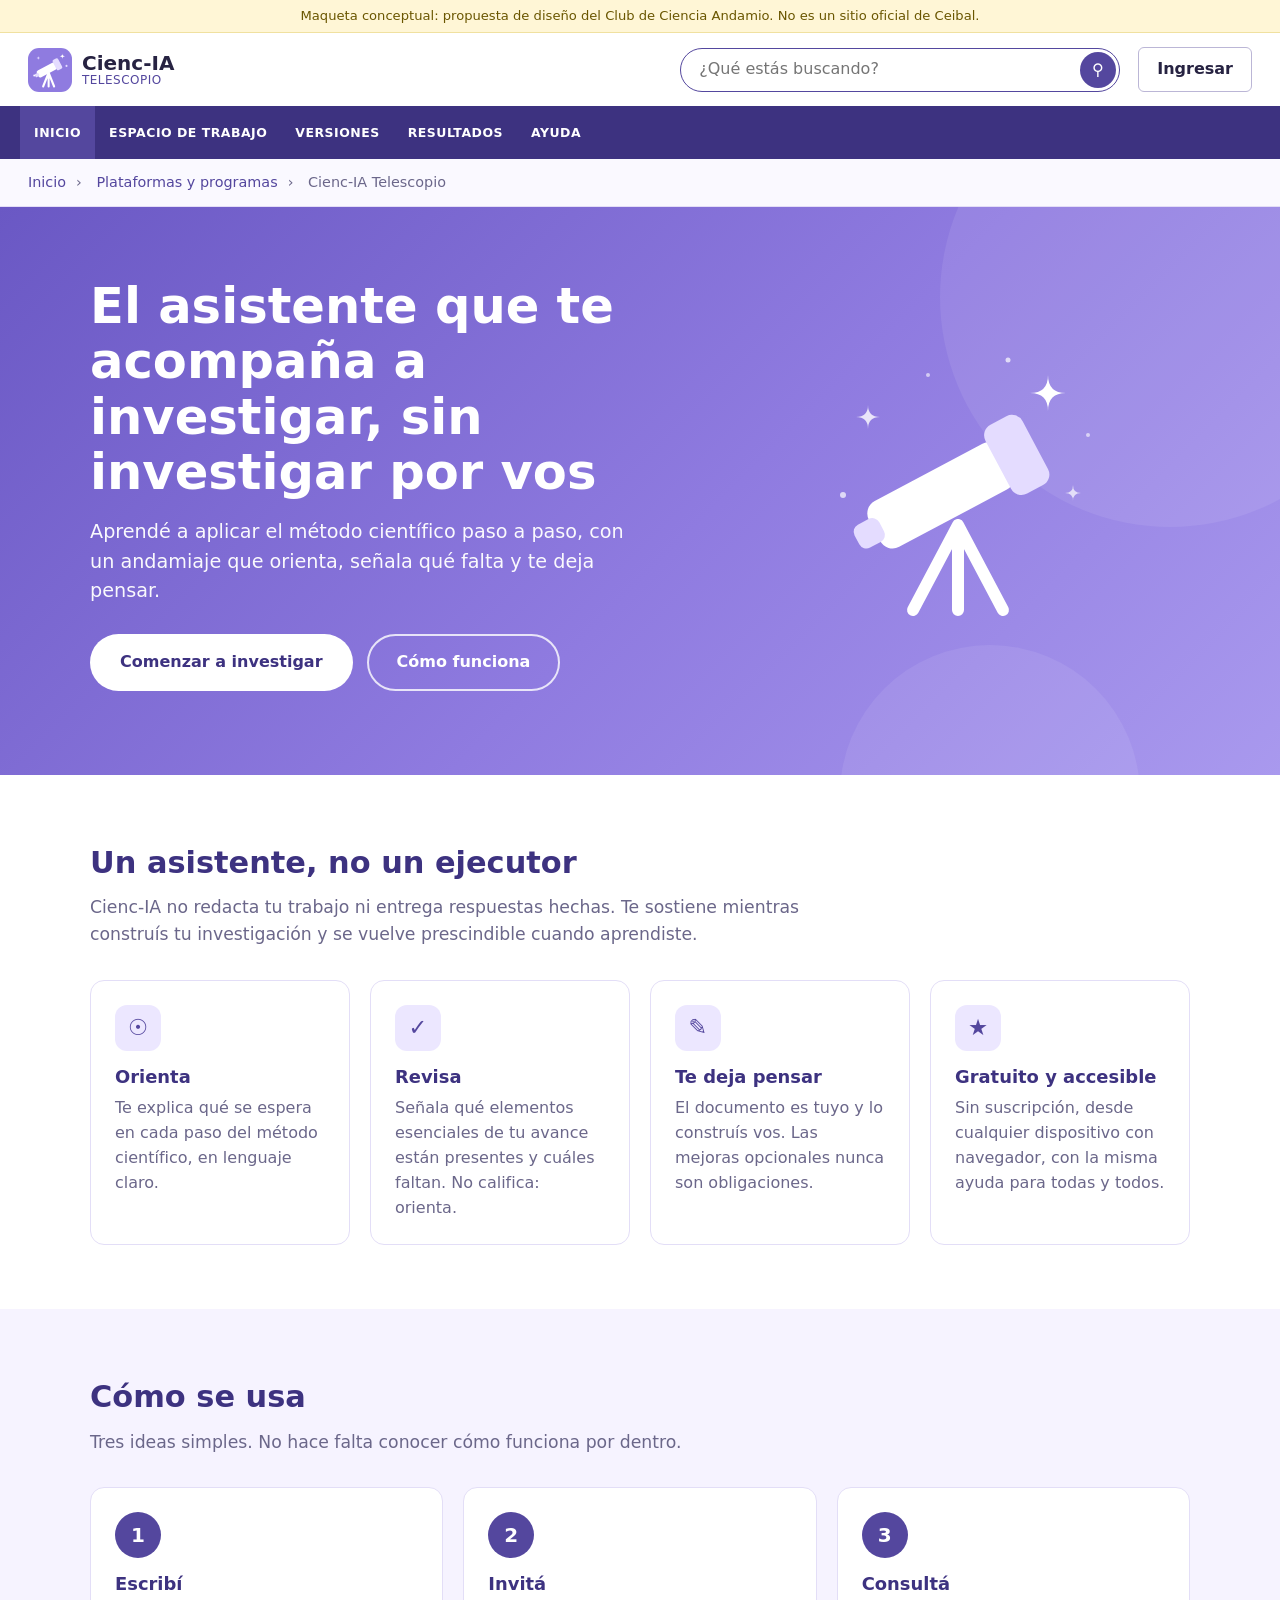
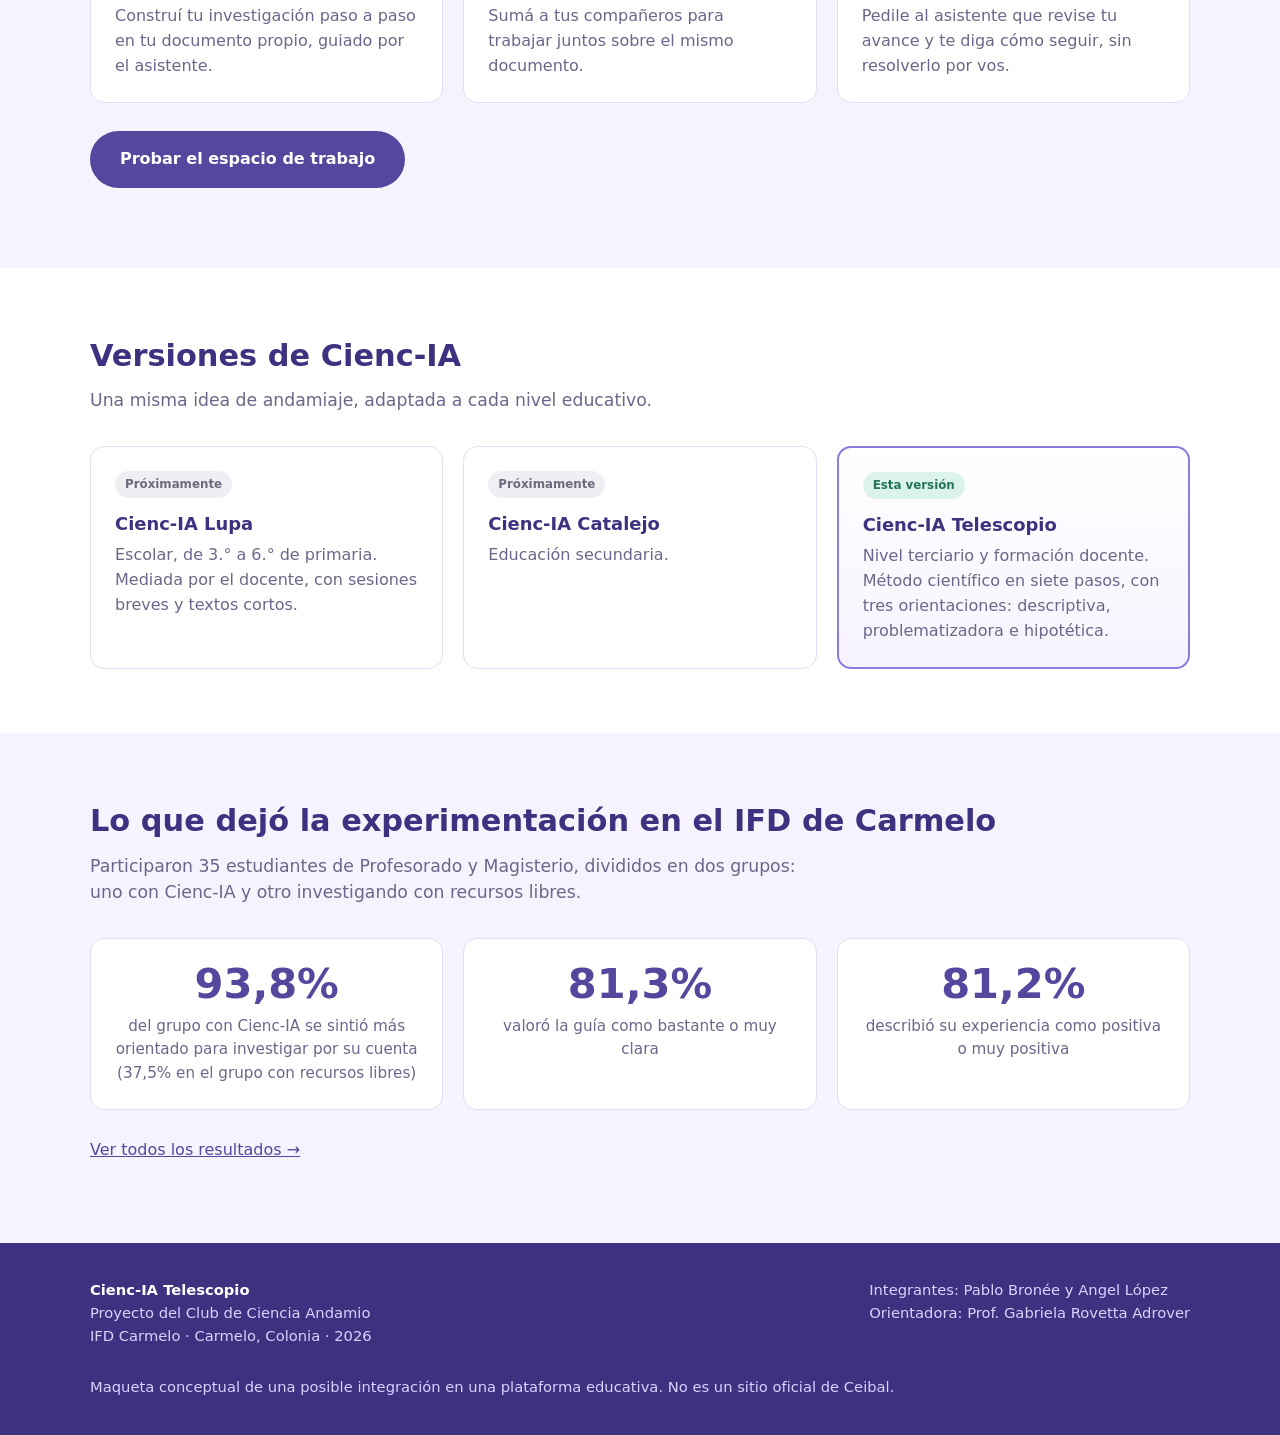
<file: index.html>
<!doctype html>
<html lang="es">
<head>
  <meta charset="utf-8">
  <meta name="viewport" content="width=device-width, initial-scale=1">
  <title>Cienc-IA Telescopio · Maqueta conceptual</title>
  <link rel="icon" type="image/svg+xml" href="img/logo.svg">
  <link rel="stylesheet" href="css/style.css">
</head>
<body>
  <div class="mock-banner">Maqueta conceptual: propuesta de diseño del Club de Ciencia Andamio. No es un sitio oficial de Ceibal.</div>

  <header class="topbar">
    <a class="brand" href="index.html">
      <img src="img/logo.svg" alt="">
      <span class="name">Cienc-IA<small>TELESCOPIO</small></span>
    </a>
    <form class="search" role="search">
      <input type="text" placeholder="¿Qué estás buscando?" aria-label="Buscar">
      <button type="submit" aria-label="Buscar">&#9906;</button>
    </form>
    <a class="btn-login" href="#" data-fake="Maqueta: el ingreso no está conectado.">Ingresar</a>
  </header>

  <nav class="nav" aria-label="Principal">
    <ul>
      <li><a class="active" href="index.html">Inicio</a></li>
      <li><a href="espacio.html">Espacio de trabajo</a></li>
      <li><a href="index.html#versiones">Versiones</a></li>
      <li><a href="resultados.html">Resultados</a></li>
      <li><a href="index.html#como">Ayuda</a></li>
    </ul>
  </nav>

  <div class="crumbs">
    <a href="index.html">Inicio</a><span class="sep">&rsaquo;</span>
    <a href="index.html">Plataformas y programas</a><span class="sep">&rsaquo;</span>
    Cienc-IA Telescopio
  </div>

  <section class="hero">
    <div class="hero-inner">
      <div>
        <h1>El asistente que te acompaña a investigar, sin investigar por vos</h1>
        <p>Aprendé a aplicar el método científico paso a paso, con un andamiaje que orienta, señala qué falta y te deja pensar.</p>
        <div class="btns">
          <a class="btn btn-white" href="espacio.html">Comenzar a investigar</a>
          <a class="btn btn-ghost" href="#como">Cómo funciona</a>
        </div>
      </div>
      <div class="hero-art" aria-hidden="true">
        <svg viewBox="0 0 300 300" xmlns="http://www.w3.org/2000/svg">
          <g fill="#ffffff">
            <path d="M240 40 Q240 58 258 58 Q240 58 240 76 Q240 58 222 58 Q240 58 240 40 Z"/>
            <path d="M60 70 Q60 82 72 82 Q60 82 60 94 Q60 82 48 82 Q60 82 60 70 Z" opacity=".8"/>
            <path d="M265 150 Q265 158 273 158 Q265 158 265 166 Q265 158 257 158 Q265 158 265 150 Z" opacity=".7"/>
            <circle cx="35" cy="160" r="3" opacity=".7"/><circle cx="200" cy="25" r="2.5" opacity=".7"/>
            <circle cx="120" cy="40" r="2" opacity=".6"/><circle cx="280" cy="100" r="2" opacity=".6"/>
          </g>
          <g transform="rotate(-28 150 150)">
            <rect x="55" y="125" width="150" height="52" rx="14" fill="#ffffff"/>
            <rect x="195" y="112" width="42" height="78" rx="12" fill="#e4dcff"/>
            <rect x="35" y="138" width="28" height="26" rx="8" fill="#e4dcff"/>
          </g>
          <path d="M150 190 L105 275 M150 190 L195 275 M150 190 L150 275" stroke="#ffffff" stroke-width="12" stroke-linecap="round" fill="none"/>
        </svg>
      </div>
    </div>
  </section>

  <section class="section" id="que-es">
    <div class="wrap">
      <h2>Un asistente, no un ejecutor</h2>
      <p class="lead">Cienc-IA no redacta tu trabajo ni entrega respuestas hechas. Te sostiene mientras construís tu investigación y se vuelve prescindible cuando aprendiste.</p>
      <div class="cards">
        <div class="card"><div class="icon">&#9737;</div><h3>Orienta</h3><p>Te explica qué se espera en cada paso del método científico, en lenguaje claro.</p></div>
        <div class="card"><div class="icon">&#10003;</div><h3>Revisa</h3><p>Señala qué elementos esenciales de tu avance están presentes y cuáles faltan. No califica: orienta.</p></div>
        <div class="card"><div class="icon">&#9998;</div><h3>Te deja pensar</h3><p>El documento es tuyo y lo construís vos. Las mejoras opcionales nunca son obligaciones.</p></div>
        <div class="card"><div class="icon">&#9733;</div><h3>Gratuito y accesible</h3><p>Sin suscripción, desde cualquier dispositivo con navegador, con la misma ayuda para todas y todos.</p></div>
      </div>
    </div>
  </section>

  <section class="section alt" id="como">
    <div class="wrap">
      <h2>Cómo se usa</h2>
      <p class="lead">Tres ideas simples. No hace falta conocer cómo funciona por dentro.</p>
      <div class="cards">
        <div class="card"><div class="step-num">1</div><h3>Escribí</h3><p>Construí tu investigación paso a paso en tu documento propio, guiado por el asistente.</p></div>
        <div class="card"><div class="step-num">2</div><h3>Invitá</h3><p>Sumá a tus compañeros para trabajar juntos sobre el mismo documento.</p></div>
        <div class="card"><div class="step-num">3</div><h3>Consultá</h3><p>Pedile al asistente que revise tu avance y te diga cómo seguir, sin resolverlo por vos.</p></div>
      </div>
      <p style="margin-top:28px"><a class="btn btn-solid" href="espacio.html">Probar el espacio de trabajo</a></p>
    </div>
  </section>

  <section class="section" id="versiones">
    <div class="wrap versions">
      <h2>Versiones de Cienc-IA</h2>
      <p class="lead">Una misma idea de andamiaje, adaptada a cada nivel educativo.</p>
      <div class="cards">
        <div class="card"><span class="tag soon">Próximamente</span><h3>Cienc-IA Lupa</h3><p>Escolar, de 3.° a 6.° de primaria. Mediada por el docente, con sesiones breves y textos cortos.</p></div>
        <div class="card"><span class="tag soon">Próximamente</span><h3>Cienc-IA Catalejo</h3><p>Educación secundaria.</p></div>
        <div class="card current"><span class="tag live">Esta versión</span><h3>Cienc-IA Telescopio</h3><p>Nivel terciario y formación docente. Método científico en siete pasos, con tres orientaciones: descriptiva, problematizadora e hipotética.</p></div>
      </div>
    </div>
  </section>

  <section class="section alt">
    <div class="wrap">
      <h2>Lo que dejó la experimentación en el IFD de Carmelo</h2>
      <p class="lead">Participaron 35 estudiantes de Profesorado y Magisterio, divididos en dos grupos: uno con Cienc-IA y otro investigando con recursos libres.</p>
      <div class="stats">
        <div class="stat"><div class="big">93,8%</div><p>del grupo con Cienc-IA se sintió más orientado para investigar por su cuenta (37,5% en el grupo con recursos libres)</p></div>
        <div class="stat"><div class="big">81,3%</div><p>valoró la guía como bastante o muy clara</p></div>
        <div class="stat"><div class="big">81,2%</div><p>describió su experiencia como positiva o muy positiva</p></div>
      </div>
      <p style="margin-top:28px"><a href="resultados.html">Ver todos los resultados &rarr;</a></p>
    </div>
  </section>

  <footer class="footer">
    <div class="wrap">
      <div>
        <strong>Cienc-IA Telescopio</strong><br>
        Proyecto del Club de Ciencia Andamio<br>
        IFD Carmelo · Carmelo, Colonia · 2026
      </div>
      <div>
        Integrantes: Pablo Bronée y Angel López<br>
        Orientadora: Prof. Gabriela Rovetta Adrover
      </div>
      <div>
        Maqueta conceptual de una posible integración en una plataforma educativa. No es un sitio oficial de Ceibal.
      </div>
    </div>
  </footer>

  <div class="toast" id="toast" role="status"></div>
  <script src="js/app.js"></script>
</body>
</html>
</file>
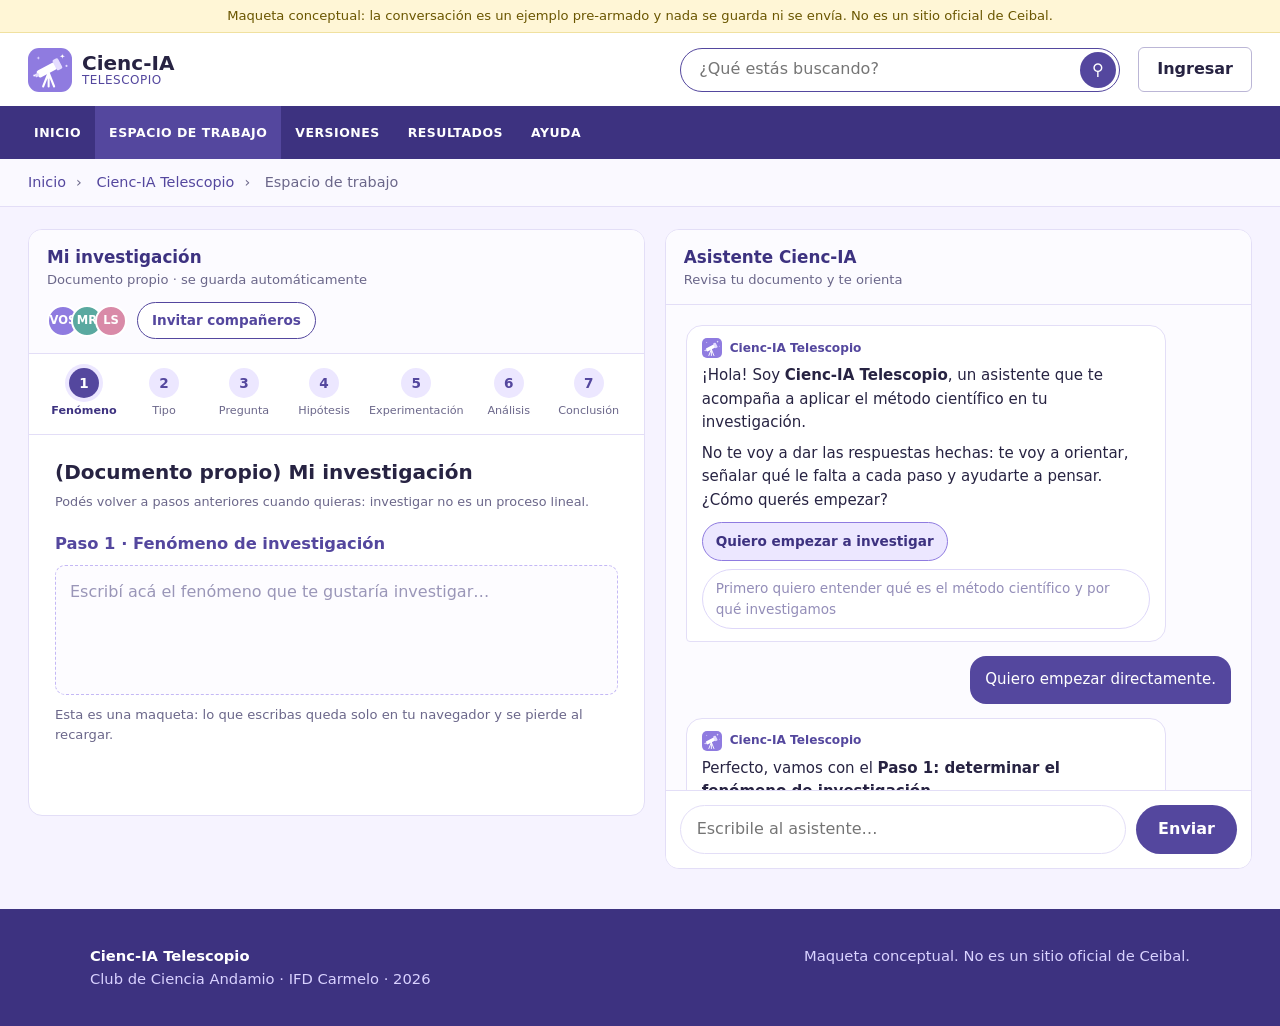
<file: espacio.html>
<!doctype html>
<html lang="es">
<head>
  <meta charset="utf-8">
  <meta name="viewport" content="width=device-width, initial-scale=1">
  <title>Espacio de trabajo · Cienc-IA Telescopio</title>
  <link rel="icon" type="image/svg+xml" href="img/logo.svg">
  <link rel="stylesheet" href="css/style.css">
</head>
<body>
  <div class="mock-banner">Maqueta conceptual: la conversación es un ejemplo pre-armado y nada se guarda ni se envía. No es un sitio oficial de Ceibal.</div>

  <header class="topbar">
    <a class="brand" href="index.html">
      <img src="img/logo.svg" alt="">
      <span class="name">Cienc-IA<small>TELESCOPIO</small></span>
    </a>
    <form class="search" role="search">
      <input type="text" placeholder="¿Qué estás buscando?" aria-label="Buscar">
      <button type="submit" aria-label="Buscar">&#9906;</button>
    </form>
    <a class="btn-login" href="#" data-fake="Maqueta: el ingreso no está conectado.">Ingresar</a>
  </header>

  <nav class="nav" aria-label="Principal">
    <ul>
      <li><a href="index.html">Inicio</a></li>
      <li><a class="active" href="espacio.html">Espacio de trabajo</a></li>
      <li><a href="index.html#versiones">Versiones</a></li>
      <li><a href="resultados.html">Resultados</a></li>
      <li><a href="index.html#como">Ayuda</a></li>
    </ul>
  </nav>

  <div class="crumbs">
    <a href="index.html">Inicio</a><span class="sep">&rsaquo;</span>
    <a href="index.html">Cienc-IA Telescopio</a><span class="sep">&rsaquo;</span>
    Espacio de trabajo
  </div>

  <main class="workspace">
    <div class="ws-grid">

      <!-- Panel izquierdo: la investigación -->
      <section class="panel" aria-label="Mi investigación">
        <div class="panel-head">
          <div>
            <h2>Mi investigación</h2>
            <div class="sub">Documento propio · se guarda automáticamente</div>
          </div>
          <div class="people">
            <div class="avatars" aria-label="Participantes">
              <span class="avatar a1" title="Vos">VOS</span>
              <span class="avatar a2" title="Compañera">MR</span>
              <span class="avatar a3" title="Compañero">LS</span>
            </div>
            <button class="btn-small" id="invite-open" type="button">Invitar compañeros</button>
          </div>
        </div>

        <div class="stepper" aria-label="Pasos del método científico">
          <div class="s active"><span class="dot">1</span>Fenómeno</div>
          <div class="s"><span class="dot">2</span>Tipo</div>
          <div class="s"><span class="dot">3</span>Pregunta</div>
          <div class="s"><span class="dot">4</span>Hipótesis</div>
          <div class="s"><span class="dot">5</span>Experimentación</div>
          <div class="s"><span class="dot">6</span>Análisis</div>
          <div class="s"><span class="dot">7</span>Conclusión</div>
        </div>

        <div class="doc">
          <p class="doc-title">(Documento propio) Mi investigación</p>
          <p class="doc-meta">Podés volver a pasos anteriores cuando quieras: investigar no es un proceso lineal.</p>
          <h3>Paso 1 · Fenómeno de investigación</h3>
          <div class="editable" contenteditable="true" spellcheck="false" data-placeholder="Escribí acá el fenómeno que te gustaría investigar…"></div>
          <p class="hint">Esta es una maqueta: lo que escribas queda solo en tu navegador y se pierde al recargar.</p>
        </div>
      </section>

      <!-- Panel derecho: el asistente -->
      <section class="panel chat" aria-label="Asistente">
        <div class="panel-head">
          <div>
            <h2>Asistente Cienc-IA</h2>
            <div class="sub">Revisa tu documento y te orienta</div>
          </div>
        </div>

        <div class="chat-body">
          <div class="msg bot">
            <div class="who"><img src="img/logo.svg" alt="">Cienc-IA Telescopio</div>
            <p>¡Hola! Soy <strong>Cienc-IA Telescopio</strong>, un asistente que te acompaña a aplicar el método científico en tu investigación.</p>
            <p>No te voy a dar las respuestas hechas: te voy a orientar, señalar qué le falta a cada paso y ayudarte a pensar. ¿Cómo querés empezar?</p>
            <div class="chips">
              <span class="chip chosen">Quiero empezar a investigar</span>
              <span class="chip off">Primero quiero entender qué es el método científico y por qué investigamos</span>
            </div>
          </div>

          <div class="msg user">Quiero empezar directamente.</div>

          <div class="msg bot">
            <div class="who"><img src="img/logo.svg" alt="">Cienc-IA Telescopio</div>
            <p>Perfecto, vamos con el <strong>Paso 1: determinar el fenómeno de investigación</strong>.</p>
            <p>El fenómeno es eso que observás y te genera curiosidad o preocupación, todavía sin forma de pregunta. No hace falta que esté perfecto: lo vamos afinando juntos.</p>
            <p>Para empezar, agregá a tu documento (panel de la izquierda) el apartado <strong>«Paso 1 · Fenómeno de investigación»</strong>. Después contame con tus palabras: <strong>¿qué situación, hecho o problema del ámbito educativo te gustaría entender mejor?</strong></p>
          </div>

          <div class="pending-note">Aquí continuaría el proceso del Paso 1, con la misma lógica del asistente usable.</div>
        </div>

        <form class="chat-input" id="chat-form">
          <input id="chat-text" type="text" placeholder="Escribile al asistente…" aria-label="Mensaje">
          <button type="submit">Enviar</button>
        </form>
      </section>

    </div>
  </main>

  <div class="modal-bg" id="invite-modal">
    <div class="modal" role="dialog" aria-labelledby="invite-title">
      <h3 id="invite-title">Invitar compañeros</h3>
      <p>Compartí tu documento para investigar en equipo. Pueden ver y editar el mismo trabajo.</p>
      <input type="email" placeholder="correo@ejemplo.com" aria-label="Correo electrónico">
      <div class="row">
        <button class="btn-small" type="button" data-close>Cancelar</button>
        <button class="btn btn-solid" type="button" id="invite-send" style="padding:9px 20px;font-size:.9rem">Enviar invitación</button>
      </div>
    </div>
  </div>

  <footer class="footer">
    <div class="wrap">
      <div><strong>Cienc-IA Telescopio</strong><br>Club de Ciencia Andamio · IFD Carmelo · 2026</div>
      <div>Maqueta conceptual. No es un sitio oficial de Ceibal.</div>
    </div>
  </footer>

  <div class="toast" id="toast" role="status"></div>
  <script src="js/app.js"></script>
</body>
</html>
</file>
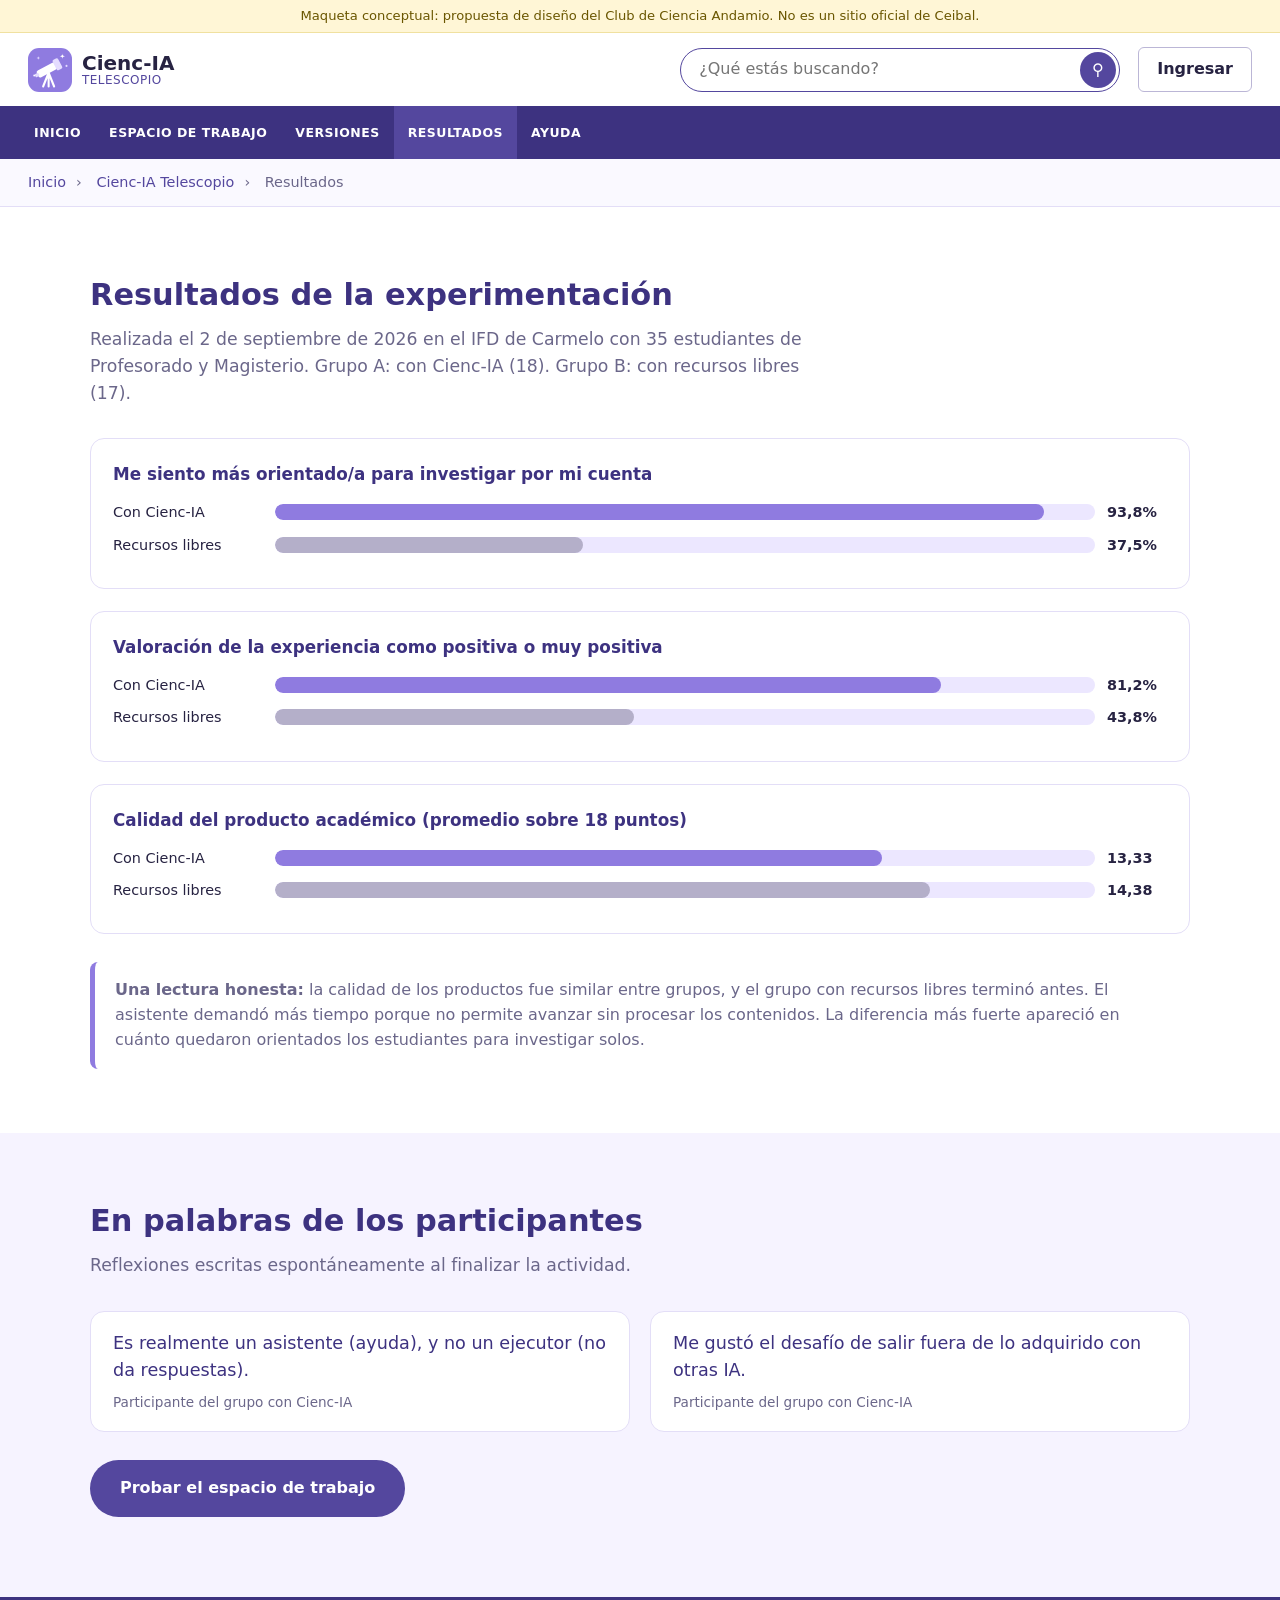
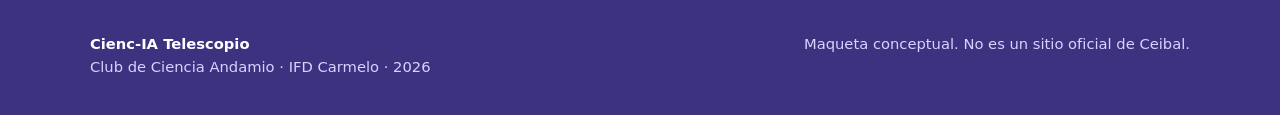
<file: resultados.html>
<!doctype html>
<html lang="es">
<head>
  <meta charset="utf-8">
  <meta name="viewport" content="width=device-width, initial-scale=1">
  <title>Resultados · Cienc-IA Telescopio</title>
  <link rel="icon" type="image/svg+xml" href="img/logo.svg">
  <link rel="stylesheet" href="css/style.css">
</head>
<body>
  <div class="mock-banner">Maqueta conceptual: propuesta de diseño del Club de Ciencia Andamio. No es un sitio oficial de Ceibal.</div>

  <header class="topbar">
    <a class="brand" href="index.html">
      <img src="img/logo.svg" alt="">
      <span class="name">Cienc-IA<small>TELESCOPIO</small></span>
    </a>
    <form class="search" role="search">
      <input type="text" placeholder="¿Qué estás buscando?" aria-label="Buscar">
      <button type="submit" aria-label="Buscar">&#9906;</button>
    </form>
    <a class="btn-login" href="#" data-fake="Maqueta: el ingreso no está conectado.">Ingresar</a>
  </header>

  <nav class="nav" aria-label="Principal">
    <ul>
      <li><a href="index.html">Inicio</a></li>
      <li><a href="espacio.html">Espacio de trabajo</a></li>
      <li><a href="index.html#versiones">Versiones</a></li>
      <li><a class="active" href="resultados.html">Resultados</a></li>
      <li><a href="index.html#como">Ayuda</a></li>
    </ul>
  </nav>

  <div class="crumbs">
    <a href="index.html">Inicio</a><span class="sep">&rsaquo;</span>
    <a href="index.html">Cienc-IA Telescopio</a><span class="sep">&rsaquo;</span>
    Resultados
  </div>

  <section class="section">
    <div class="wrap">
      <h2>Resultados de la experimentación</h2>
      <p class="lead">Realizada el 2 de septiembre de 2026 en el IFD de Carmelo con 35 estudiantes de Profesorado y Magisterio. Grupo A: con Cienc-IA (18). Grupo B: con recursos libres (17).</p>

      <div class="compare">
        <div class="metric">
          <h3>Me siento más orientado/a para investigar por mi cuenta</h3>
          <div class="bar-row"><span>Con Cienc-IA</span><div class="bar-track"><div class="bar" style="width:93.8%"></div></div><strong>93,8%</strong></div>
          <div class="bar-row"><span>Recursos libres</span><div class="bar-track"><div class="bar b" style="width:37.5%"></div></div><strong>37,5%</strong></div>
        </div>

        <div class="metric">
          <h3>Valoración de la experiencia como positiva o muy positiva</h3>
          <div class="bar-row"><span>Con Cienc-IA</span><div class="bar-track"><div class="bar" style="width:81.2%"></div></div><strong>81,2%</strong></div>
          <div class="bar-row"><span>Recursos libres</span><div class="bar-track"><div class="bar b" style="width:43.8%"></div></div><strong>43,8%</strong></div>
        </div>

        <div class="metric">
          <h3>Calidad del producto académico (promedio sobre 18 puntos)</h3>
          <div class="bar-row"><span>Con Cienc-IA</span><div class="bar-track"><div class="bar" style="width:74%"></div></div><strong>13,33</strong></div>
          <div class="bar-row"><span>Recursos libres</span><div class="bar-track"><div class="bar b" style="width:79.9%"></div></div><strong>14,38</strong></div>
        </div>
      </div>

      <div class="note" style="margin-top:28px">
        <strong>Una lectura honesta:</strong> la calidad de los productos fue similar entre grupos, y el grupo con recursos libres terminó antes. El asistente demandó más tiempo porque no permite avanzar sin procesar los contenidos. La diferencia más fuerte apareció en cuánto quedaron orientados los estudiantes para investigar solos.
      </div>
    </div>
  </section>

  <section class="section alt">
    <div class="wrap">
      <h2>En palabras de los participantes</h2>
      <p class="lead">Reflexiones escritas espontáneamente al finalizar la actividad.</p>
      <div class="cards">
        <blockquote class="quote">Es realmente un asistente (ayuda), y no un ejecutor (no da respuestas).<cite>Participante del grupo con Cienc-IA</cite></blockquote>
        <blockquote class="quote">Me gustó el desafío de salir fuera de lo adquirido con otras IA.<cite>Participante del grupo con Cienc-IA</cite></blockquote>
      </div>
      <p style="margin-top:28px"><a class="btn btn-solid" href="espacio.html">Probar el espacio de trabajo</a></p>
    </div>
  </section>

  <footer class="footer">
    <div class="wrap">
      <div><strong>Cienc-IA Telescopio</strong><br>Club de Ciencia Andamio · IFD Carmelo · 2026</div>
      <div>Maqueta conceptual. No es un sitio oficial de Ceibal.</div>
    </div>
  </footer>

  <div class="toast" id="toast" role="status"></div>
  <script src="js/app.js"></script>
</body>
</html>
</file>
<file: css/style.css>
/* Cienc-IA Telescopio · maqueta conceptual
   Estructura visual inspirada en las plataformas de Ceibal, con paleta violeta propia. */

:root {
  --v-900: #3d3280;
  --v-700: #54479e;
  --v-500: #8f7be0;
  --v-300: #c4b8f5;
  --v-100: #ece7ff;
  --v-50: #f6f3ff;
  --ink: #272342;
  --muted: #6b678a;
  --line: #e3def7;
  --ok: #3f9d7a;
  --white: #ffffff;
  --radius: 14px;
}

* { box-sizing: border-box; }
html { scroll-behavior: smooth; }
body {
  margin: 0;
  font-family: "Segoe UI", system-ui, -apple-system, Roboto, Helvetica, Arial, sans-serif;
  color: var(--ink);
  background: var(--white);
  line-height: 1.55;
}
a { color: var(--v-700); }
img { max-width: 100%; }

/* Cartel de maqueta */
.mock-banner {
  background: #fff6d6;
  color: #6a5600;
  font-size: 0.82rem;
  text-align: center;
  padding: 6px 12px;
  border-bottom: 1px solid #f0e1a0;
}

/* Cabecera */
.topbar {
  display: flex;
  align-items: center;
  gap: 18px;
  padding: 14px 28px;
  background: var(--white);
  flex-wrap: wrap;
}
.brand { display: flex; align-items: center; gap: 10px; text-decoration: none; color: var(--ink); }
.brand img { width: 44px; height: 44px; }
.brand .name { font-weight: 700; font-size: 1.25rem; line-height: 1.1; }
.brand .name small { display: block; font-weight: 500; font-size: 0.75rem; color: var(--v-700); letter-spacing: 0.04em; }

.search {
  flex: 1 1 260px;
  max-width: 440px;
  display: flex;
  align-items: center;
  border: 1.5px solid var(--v-700);
  border-radius: 999px;
  padding: 3px 3px 3px 16px;
  margin-left: auto;
}
.search input { flex: 1; border: 0; outline: 0; font: inherit; color: var(--ink); background: transparent; min-width: 0; }
.search button {
  border: 0; background: var(--v-700); color: #fff; width: 36px; height: 36px; border-radius: 50%;
  cursor: pointer; font-size: 1rem;
}
.btn-login {
  border: 1px solid #bbb6d6; background: #fff; color: var(--ink); padding: 9px 18px;
  border-radius: 6px; font: inherit; font-weight: 600; cursor: pointer; text-decoration: none;
}
.btn-login:hover { background: var(--v-50); }

/* Barra de navegación */
.nav { background: var(--v-900); }
.nav ul { list-style: none; margin: 0; padding: 0 20px; display: flex; flex-wrap: wrap; }
.nav a {
  display: block; color: #fff; text-decoration: none; font-size: 0.78rem; font-weight: 700;
  letter-spacing: 0.04em; text-transform: uppercase; padding: 17px 14px;
}
.nav a:hover, .nav a.active { background: var(--v-700); }

/* Migas de pan */
.crumbs { background: #faf9ff; padding: 12px 28px; font-size: 0.9rem; color: var(--muted); border-bottom: 1px solid var(--line); }
.crumbs a { text-decoration: none; }
.crumbs span.sep { margin: 0 10px; }

/* Hero */
.hero {
  position: relative;
  overflow: hidden;
  color: #fff;
  padding: 72px 28px 84px;
  background: linear-gradient(135deg, #6a58c4 0%, #8f7be0 55%, #a999ee 100%);
}
.hero::before, .hero::after {
  content: "";
  position: absolute;
  border-radius: 50%;
  background: rgba(255, 255, 255, 0.08);
}
.hero::before { width: 460px; height: 460px; right: -120px; top: -140px; }
.hero::after { width: 300px; height: 300px; right: 140px; bottom: -170px; }
.hero-inner { position: relative; max-width: 1100px; margin: 0 auto; display: grid; grid-template-columns: 1.3fr 1fr; gap: 32px; align-items: center; z-index: 1; }
.hero h1 { font-size: clamp(2rem, 4.5vw, 3.1rem); line-height: 1.12; margin: 0 0 16px; }
.hero p { font-size: 1.2rem; max-width: 34rem; margin: 0 0 28px; opacity: 0.96; }
.hero-art { display: flex; justify-content: center; }
.hero-art svg { width: min(100%, 300px); height: auto; }
.btns { display: flex; gap: 14px; flex-wrap: wrap; }
.btn {
  display: inline-block; border-radius: 999px; padding: 14px 28px; font-weight: 700; font-size: 1rem;
  text-decoration: none; border: 2px solid transparent; cursor: pointer; font-family: inherit;
}
.btn-white { background: #fff; color: var(--v-900); }
.btn-white:hover { background: var(--v-100); }
.btn-ghost { background: transparent; color: #fff; border-color: rgba(255,255,255,0.8); }
.btn-ghost:hover { background: rgba(255,255,255,0.14); }
.btn-solid { background: var(--v-700); color: #fff; }
.btn-solid:hover { background: var(--v-900); }

/* Secciones */
.section { padding: 64px 28px; }
.section.alt { background: var(--v-50); }
.wrap { max-width: 1100px; margin: 0 auto; }
.section h2 { font-size: 1.9rem; margin: 0 0 8px; color: var(--v-900); }
.section .lead { color: var(--muted); font-size: 1.08rem; max-width: 46rem; margin: 0 0 32px; }

.cards { display: grid; grid-template-columns: repeat(auto-fit, minmax(240px, 1fr)); gap: 20px; }
.card { background: #fff; border: 1px solid var(--line); border-radius: var(--radius); padding: 24px; }
.card h3 { margin: 12px 0 6px; font-size: 1.12rem; color: var(--v-900); }
.card p { margin: 0; color: var(--muted); }
.icon {
  width: 46px; height: 46px; border-radius: 12px; background: var(--v-100); color: var(--v-700);
  display: grid; place-items: center; font-size: 1.4rem; font-weight: 700;
}
.step-num {
  width: 46px; height: 46px; border-radius: 50%; background: var(--v-700); color: #fff;
  display: grid; place-items: center; font-weight: 700; font-size: 1.25rem;
}

.versions .card.current { border: 2px solid var(--v-500); background: linear-gradient(180deg, #fff 0%, var(--v-50) 100%); }
.tag { display: inline-block; font-size: 0.74rem; font-weight: 700; padding: 4px 10px; border-radius: 999px; background: var(--v-100); color: var(--v-700); }
.tag.soon { background: #eeeef3; color: #6b6b7e; }
.tag.live { background: #dcf3ea; color: #25745a; }

.stats { display: grid; grid-template-columns: repeat(auto-fit, minmax(220px, 1fr)); gap: 20px; }
.stat { background: #fff; border: 1px solid var(--line); border-radius: var(--radius); padding: 24px; text-align: center; }
.stat .big { font-size: 2.6rem; font-weight: 800; color: var(--v-700); line-height: 1; }
.stat p { margin: 10px 0 0; color: var(--muted); font-size: 0.95rem; }

/* Pie */
.footer { background: var(--v-900); color: #d9d2ff; padding: 36px 28px; font-size: 0.92rem; }
.footer .wrap { display: flex; gap: 28px; flex-wrap: wrap; justify-content: space-between; }
.footer strong { color: #fff; }
.footer a { color: #fff; }

/* ====== Espacio de trabajo ====== */
.workspace { background: var(--v-50); padding: 22px 28px 40px; }
.ws-grid { max-width: 1280px; margin: 0 auto; display: grid; grid-template-columns: 1.05fr 1fr; gap: 20px; align-items: start; }
.panel { background: #fff; border: 1px solid var(--line); border-radius: var(--radius); overflow: hidden; display: flex; flex-direction: column; }
.panel-head { display: flex; align-items: center; justify-content: space-between; gap: 12px; padding: 14px 18px; border-bottom: 1px solid var(--line); background: #fcfbff; flex-wrap: wrap; }
.panel-head h2 { margin: 0; font-size: 1.05rem; color: var(--v-900); }
.panel-head .sub { font-size: 0.82rem; color: var(--muted); }

.people { display: flex; align-items: center; gap: 10px; }
.avatars { display: flex; }
.avatar {
  width: 32px; height: 32px; border-radius: 50%; border: 2px solid #fff; margin-left: -8px;
  display: grid; place-items: center; font-size: 0.72rem; font-weight: 700; color: #fff;
}
.avatars .avatar:first-child { margin-left: 0; }
.a1 { background: #8f7be0; } .a2 { background: #5aa9a0; } .a3 { background: #d98aa8; }
.btn-small {
  border: 1.5px solid var(--v-700); color: var(--v-700); background: #fff; font: inherit; font-weight: 600;
  font-size: 0.85rem; padding: 7px 14px; border-radius: 999px; cursor: pointer;
}
.btn-small:hover { background: var(--v-700); color: #fff; }

.stepper { display: flex; gap: 6px; padding: 14px 18px; overflow-x: auto; border-bottom: 1px solid var(--line); }
.stepper .s {
  flex: 1 0 auto; min-width: 74px; text-align: center; font-size: 0.7rem; color: var(--muted);
}
.stepper .dot {
  display: grid; place-items: center; width: 30px; height: 30px; margin: 0 auto 4px; border-radius: 50%;
  background: var(--v-100); color: var(--v-700); font-weight: 700; font-size: 0.85rem;
}
.stepper .s.active { color: var(--v-900); font-weight: 700; }
.stepper .s.active .dot { background: var(--v-700); color: #fff; box-shadow: 0 0 0 4px var(--v-100); }

.doc { padding: 22px 26px 26px; min-height: 380px; }
.doc .doc-title { font-size: 1.25rem; font-weight: 700; color: var(--ink); margin: 0 0 4px; }
.doc .doc-meta { font-size: 0.8rem; color: var(--muted); margin: 0 0 20px; }
.doc h3 { margin: 0 0 8px; font-size: 1.02rem; color: var(--v-700); }
.editable {
  min-height: 130px; border: 1.5px dashed var(--v-300); border-radius: 10px; padding: 14px;
  outline: none; background: #fdfcff; color: var(--ink);
}
.editable:empty::before { content: attr(data-placeholder); color: #9a96b8; }
.editable:focus { border-color: var(--v-500); background: #fff; }
.doc .hint { font-size: 0.82rem; color: var(--muted); margin-top: 10px; }

/* Chat */
.chat { display: flex; flex-direction: column; height: 640px; }
.chat-body { flex: 1; overflow-y: auto; padding: 20px; display: flex; flex-direction: column; gap: 14px; background: #fcfbff; }
.msg { max-width: 88%; padding: 12px 15px; border-radius: 16px; font-size: 0.94rem; }
.msg p { margin: 0 0 8px; } .msg p:last-child { margin-bottom: 0; }
.msg.bot { align-self: flex-start; background: #fff; border: 1px solid var(--line); border-bottom-left-radius: 4px; }
.msg.user { align-self: flex-end; background: var(--v-700); color: #fff; border-bottom-right-radius: 4px; }
.who { display: flex; align-items: center; gap: 8px; font-size: 0.76rem; font-weight: 700; color: var(--v-700); margin-bottom: 6px; }
.who img { width: 20px; height: 20px; }
.chips { display: flex; gap: 8px; flex-wrap: wrap; margin-top: 10px; }
.chip { font-size: 0.85rem; padding: 8px 13px; border-radius: 999px; border: 1.5px solid var(--v-300); background: #fff; color: var(--v-900); }
.chip.chosen { background: var(--v-100); border-color: var(--v-500); font-weight: 700; }
.chip.off { opacity: 0.55; }
.pending-note {
  align-self: stretch; border: 2px dashed var(--v-300); border-radius: 12px; padding: 12px 14px;
  color: var(--muted); font-size: 0.86rem; text-align: center; background: var(--v-50);
}
.chat-input { display: flex; gap: 10px; padding: 14px; border-top: 1px solid var(--line); background: #fff; }
.chat-input input { flex: 1; border: 1.5px solid var(--line); border-radius: 999px; padding: 11px 16px; font: inherit; outline: none; min-width: 0; }
.chat-input input:focus { border-color: var(--v-500); }
.chat-input button { border: 0; background: var(--v-700); color: #fff; font: inherit; font-weight: 700; border-radius: 999px; padding: 0 22px; cursor: pointer; }

/* Modal y aviso */
.modal-bg { position: fixed; inset: 0; background: rgba(39, 35, 66, 0.5); display: none; align-items: center; justify-content: center; z-index: 50; padding: 20px; }
.modal-bg.open { display: flex; }
.modal { background: #fff; border-radius: 16px; padding: 28px; width: min(460px, 100%); }
.modal h3 { margin: 0 0 6px; color: var(--v-900); }
.modal p { margin: 0 0 16px; color: var(--muted); font-size: 0.93rem; }
.modal input { width: 100%; border: 1.5px solid var(--line); border-radius: 10px; padding: 11px 14px; font: inherit; margin-bottom: 16px; }
.modal .row { display: flex; gap: 10px; justify-content: flex-end; }
.toast {
  position: fixed; left: 50%; bottom: 28px; transform: translateX(-50%) translateY(30px); opacity: 0;
  background: var(--v-900); color: #fff; padding: 12px 20px; border-radius: 10px; font-size: 0.9rem;
  transition: all 0.25s; z-index: 60; max-width: 90vw; text-align: center; pointer-events: none;
}
.toast.show { opacity: 1; transform: translateX(-50%) translateY(0); }

/* Resultados */
.compare { display: grid; gap: 22px; }
.metric { background: #fff; border: 1px solid var(--line); border-radius: var(--radius); padding: 22px; }
.metric h3 { margin: 0 0 14px; font-size: 1.05rem; color: var(--v-900); }
.bar-row { display: grid; grid-template-columns: 150px 1fr 60px; gap: 12px; align-items: center; margin-bottom: 10px; font-size: 0.9rem; }
.bar-track { background: var(--v-100); border-radius: 999px; height: 16px; overflow: hidden; }
.bar { height: 100%; border-radius: 999px; background: var(--v-500); }
.bar.b { background: #b4afc9; }
.note { background: #fff; border-left: 5px solid var(--v-500); padding: 16px 20px; border-radius: 8px; color: var(--muted); }
blockquote.quote { margin: 0; padding: 18px 22px; background: #fff; border: 1px solid var(--line); border-radius: var(--radius); font-size: 1.1rem; color: var(--v-900); }
blockquote.quote cite { display: block; margin-top: 8px; font-size: 0.85rem; color: var(--muted); font-style: normal; }

@media (max-width: 860px) {
  .hero-inner { grid-template-columns: 1fr; }
  .hero-art { display: none; }
  .ws-grid { grid-template-columns: 1fr; }
  .chat { height: 560px; }
  .topbar { padding: 12px 16px; }
  .search { order: 3; max-width: none; margin-left: 0; }
  .bar-row { grid-template-columns: 110px 1fr 52px; }
}
</file>
